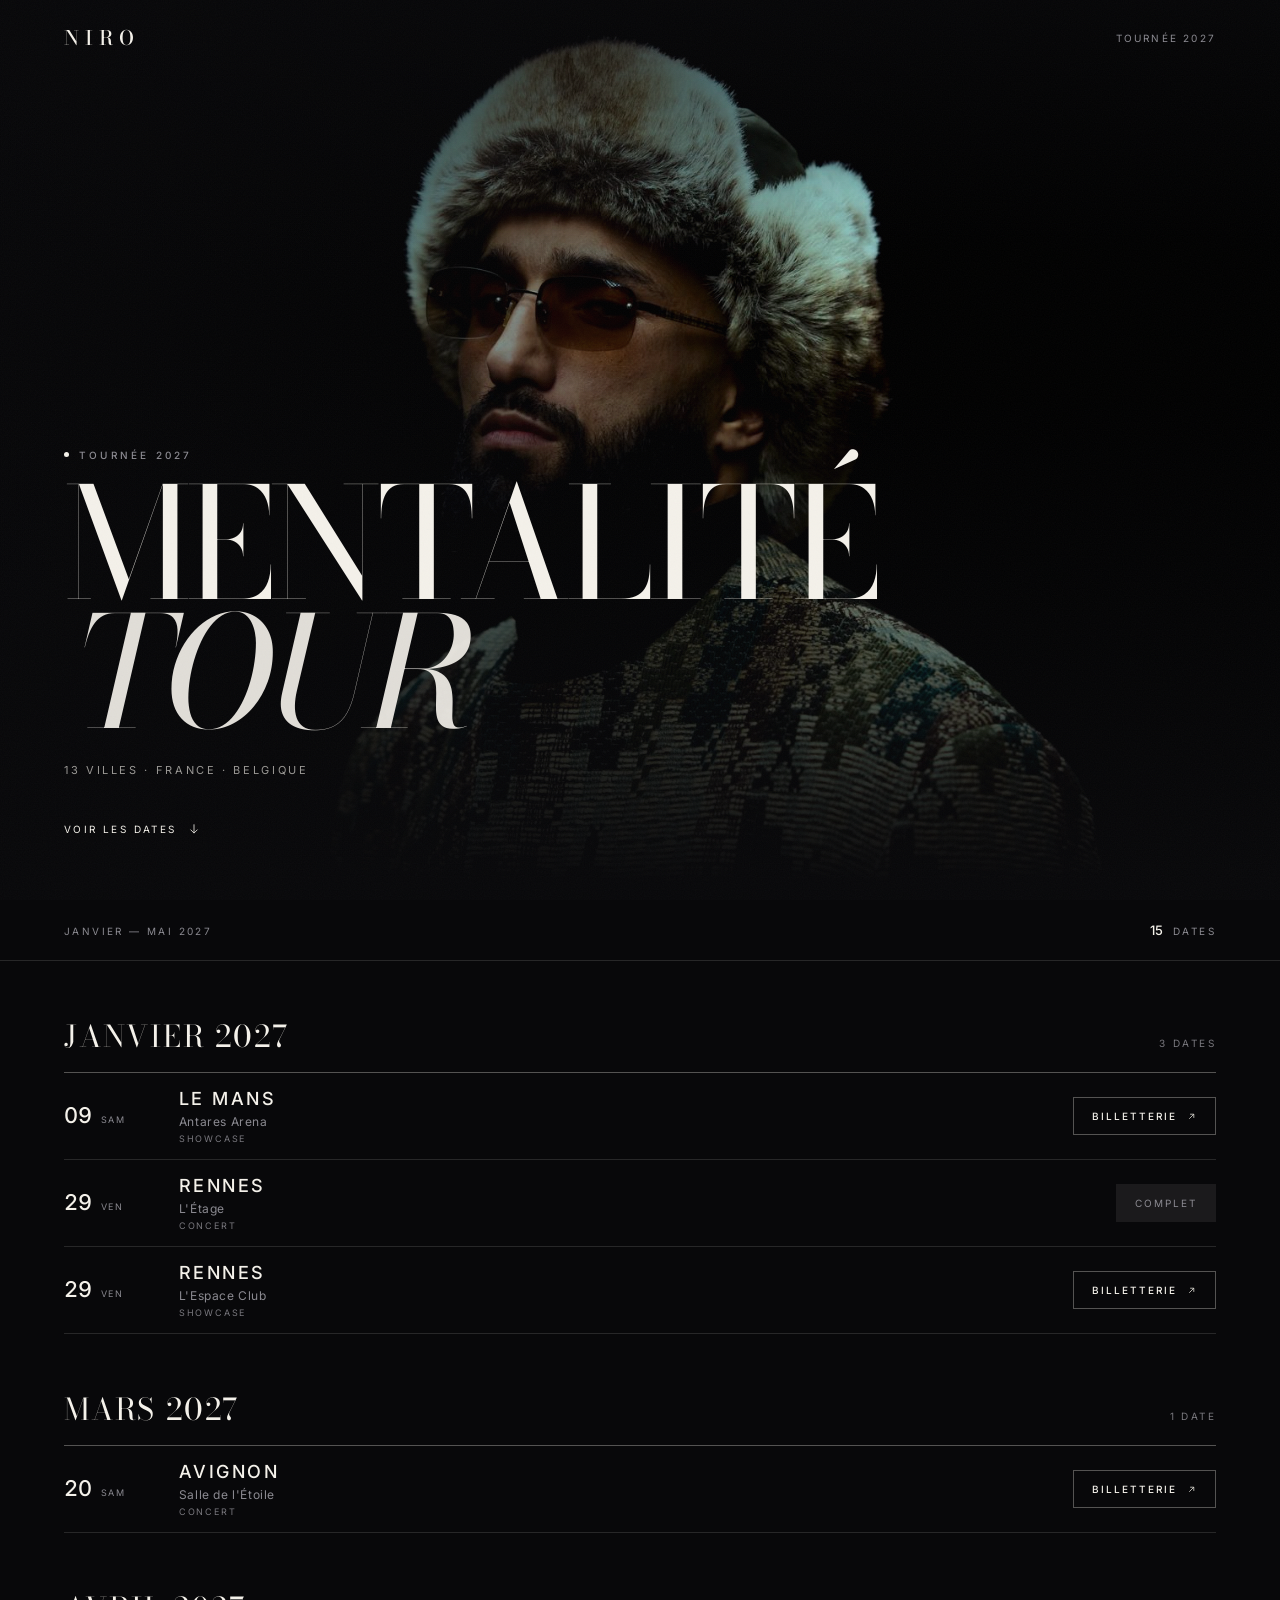
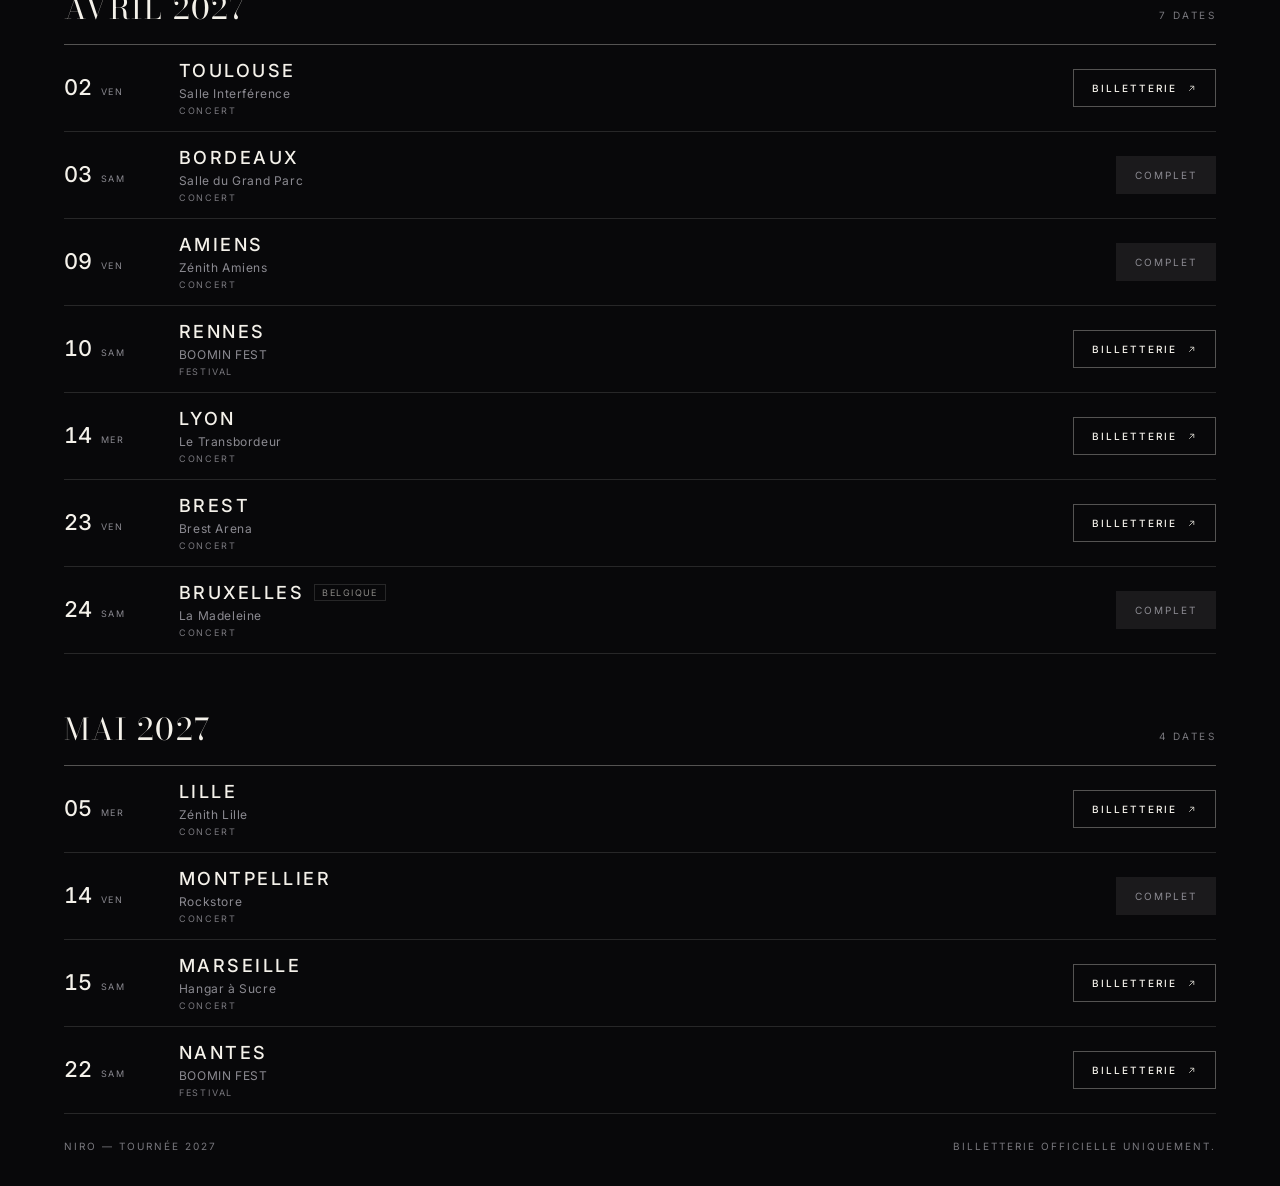
<file: index.html>
<!doctype html>
<html lang="fr">
<head>
  <meta charset="utf-8">
  <meta name="viewport" content="width=device-width, initial-scale=1">
  <title>NIRO — Mentalité Tour 2027</title>
  <link rel="canonical" href="https://nirotournee.com/">
  <meta name="description" content="NIRO, tournée 2027. Toutes les dates, les villes et la billetterie officielle : Le Mans, Rennes, Avignon, Toulouse, Bordeaux, Amiens, Lyon, Brest, Bruxelles, Lille, Montpellier, Marseille, Nantes.">
  <meta name="theme-color" content="#08080a">
  <meta property="og:type" content="website">
  <meta property="og:url" content="https://nirotournee.com/">
  <meta property="og:title" content="NIRO — Mentalité Tour 2027">
  <meta property="og:description" content="Toutes les dates de la tournée 2027 et la billetterie officielle.">
  <meta property="og:image" content="https://nirotournee.com/assets/hero.jpg">
  <meta name="twitter:card" content="summary_large_image">
  <meta name="twitter:image" content="https://nirotournee.com/assets/hero.jpg">
  <link rel="icon" href="data:image/svg+xml,%3Csvg xmlns='http://www.w3.org/2000/svg' viewBox='0 0 32 32'%3E%3Crect width='32' height='32' fill='%2308080a'/%3E%3Ctext x='16' y='23' font-family='Georgia,serif' font-size='20' fill='%23f4f1ea' text-anchor='middle'%3EN%3C/text%3E%3C/svg%3E">
  <link rel="preconnect" href="https://fonts.googleapis.com">
  <link rel="preconnect" href="https://fonts.gstatic.com" crossorigin>
  <link href="https://fonts.googleapis.com/css2?family=Bodoni+Moda:opsz,wght@6..96,400;6..96,500&family=Inter:wght@300;400;500;600&display=swap" rel="stylesheet">
  <link rel="stylesheet" href="styles.css?v=5">
</head>
<body>
  <a class="skip" href="#dates">Aller aux dates</a>

  <header class="site-head">
    <a class="wordmark" href="#top" aria-label="NIRO — accueil">NIRO</a>
    <div class="head-side">
      <span class="head-meta">Tournée 2027</span>
    </div>
  </header>

  <main id="top">
    <section class="hero">
      <div class="hero-media">
        <img src="assets/hero.jpg" alt="Niro — visuel de la tournée 2027" width="1600" height="1067">
      </div>
      <div class="hero-veil" aria-hidden="true"></div>

      <div class="hero-content">
        <p class="eyebrow"><span class="eyebrow-dot" aria-hidden="true"></span>Tournée 2027</p>
        <h1 class="hero-title">
          <span>Mentalité</span>
          <span>Tour</span>
        </h1>
        <p class="hero-sub" id="hero-sub">France · Belgique</p>
        <a class="scroll-cue" href="#dates">
          Voir les dates
          <svg viewBox="0 0 24 24" aria-hidden="true"><path d="M12 4v15M6 13l6 6 6-6"/></svg>
        </a>
      </div>
    </section>

    <div class="summary" aria-hidden="true">
      <span id="summary-range">Janvier — Mai 2027</span>
      <span class="summary-right"><b id="summary-count">15</b> dates</span>
    </div>

    <section class="dates" id="dates" aria-labelledby="dates-title">
      <h2 class="visually-hidden" id="dates-title">Dates de la tournée 2027</h2>
      <div id="tour-list"></div>
      <noscript>
        <p class="noscript">Active JavaScript pour afficher les dates, ou consulte la billetterie officielle.</p>
      </noscript>
    </section>

  </main>

  <footer class="site-foot">
    <span>NIRO — Tournée 2027</span>
    <span class="foot-note">Billetterie officielle uniquement.</span>
  </footer>

  <script src="tour.js?v=5"></script>
</body>
</html>
</file>
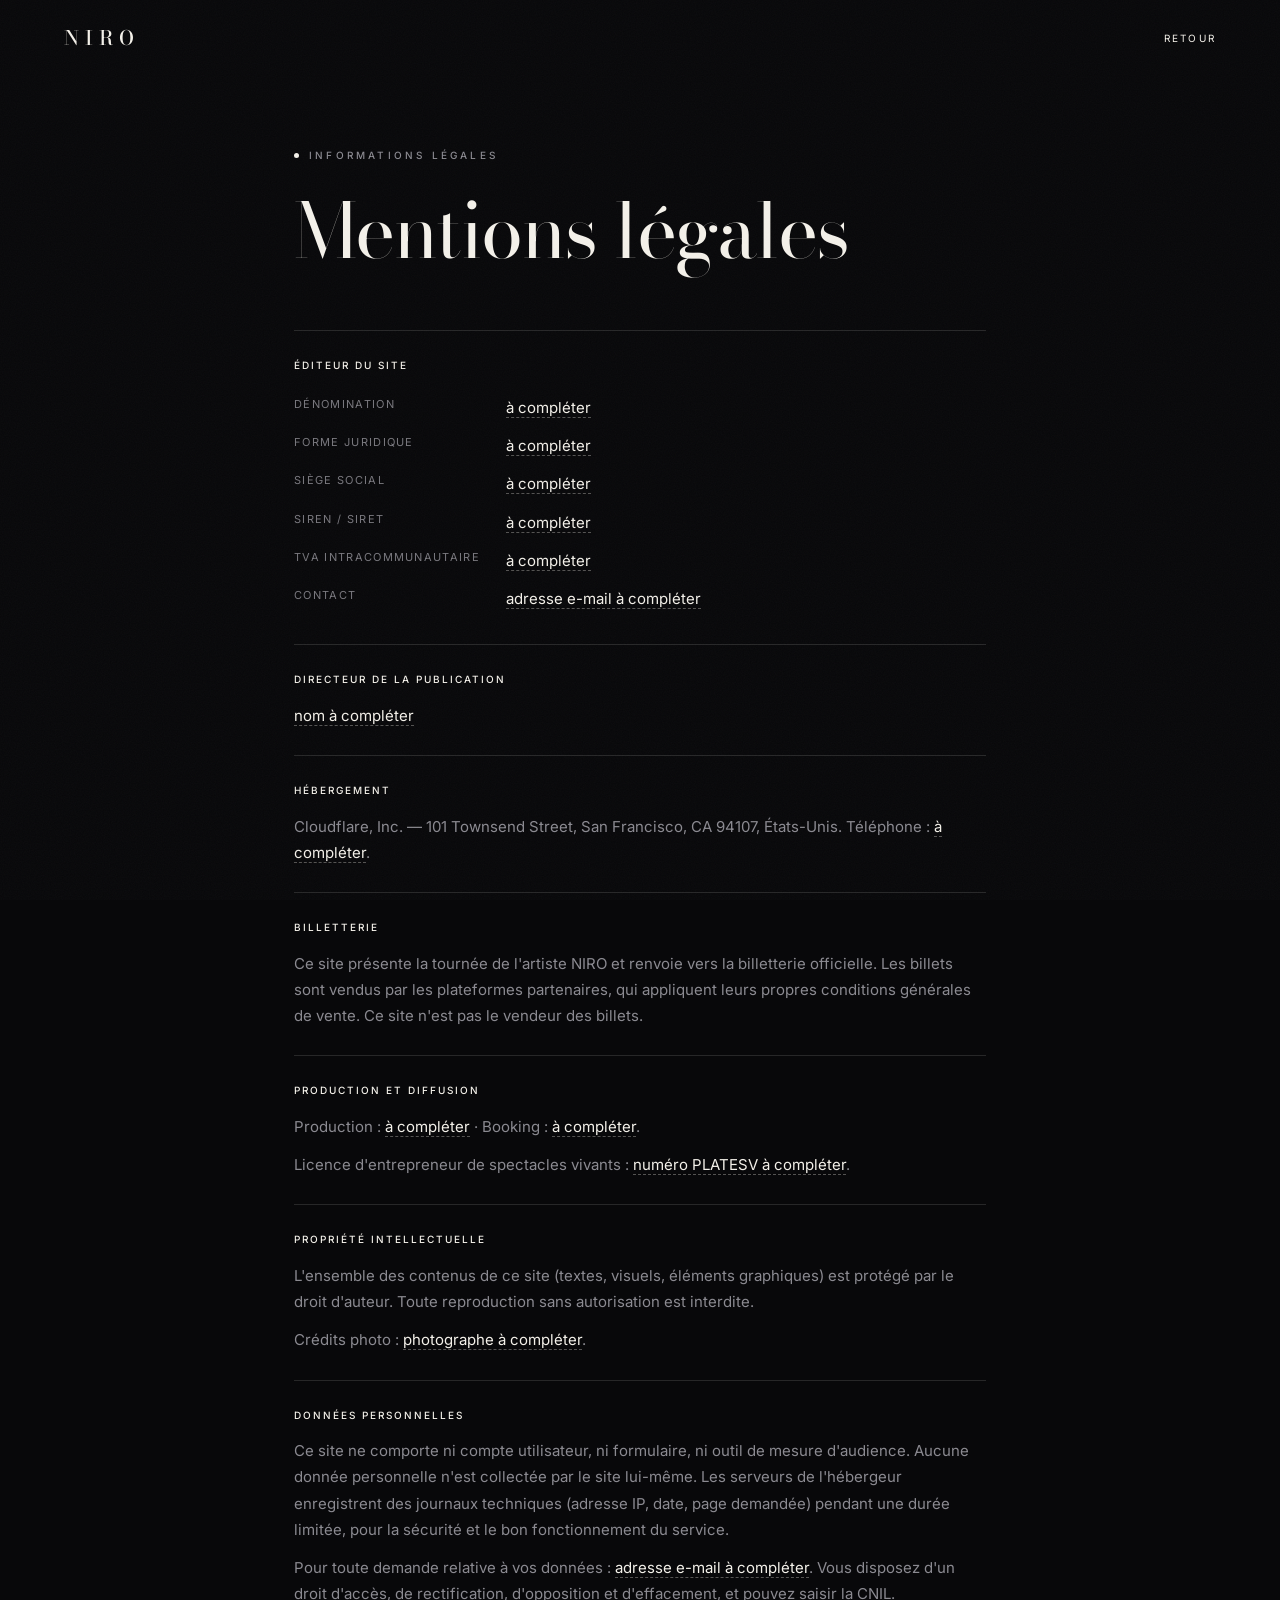
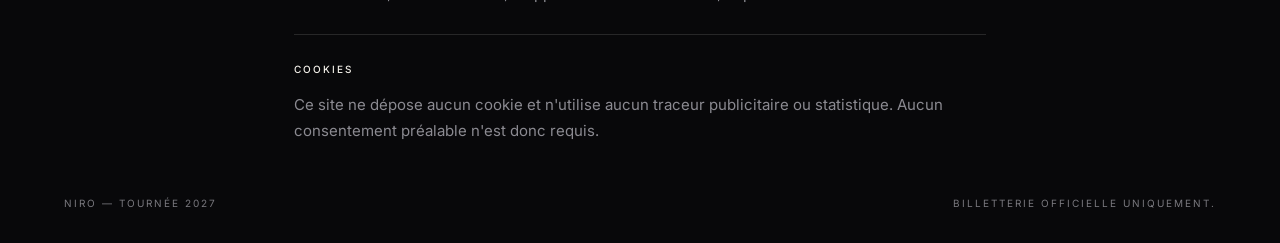
<file: mentions.html>
<!doctype html>
<html lang="fr">
<head>
  <meta charset="utf-8">
  <meta name="viewport" content="width=device-width, initial-scale=1">
  <title>Mentions légales — NIRO</title>
  <meta name="robots" content="noindex">
  <meta name="theme-color" content="#08080a">
  <link rel="icon" href="data:image/svg+xml,%3Csvg xmlns='http://www.w3.org/2000/svg' viewBox='0 0 32 32'%3E%3Crect width='32' height='32' fill='%2308080a'/%3E%3Ctext x='16' y='23' font-family='Georgia,serif' font-size='20' fill='%23f4f1ea' text-anchor='middle'%3EN%3C/text%3E%3C/svg%3E">
  <link rel="preconnect" href="https://fonts.googleapis.com">
  <link rel="preconnect" href="https://fonts.gstatic.com" crossorigin>
  <link href="https://fonts.googleapis.com/css2?family=Bodoni+Moda:opsz,wght@6..96,400;6..96,500&family=Inter:wght@300;400;500;600&display=swap" rel="stylesheet">
  <link rel="stylesheet" href="styles.css">
</head>
<body>
  <header class="site-head">
    <a class="wordmark" href="index.html" aria-label="NIRO — accueil">NIRO</a>
    <div class="head-side">
      <a class="head-cta" href="index.html">Retour</a>
    </div>
  </header>

  <main class="legal">
    <p class="eyebrow"><span class="eyebrow-dot" aria-hidden="true"></span>Informations légales</p>
    <h1 class="legal-title">Mentions légales</h1>

    <section>
      <h2>Éditeur du site</h2>
      <dl class="legal-list">
        <div><dt>Dénomination</dt><dd><span class="fill">à compléter</span></dd></div>
        <div><dt>Forme juridique</dt><dd><span class="fill">à compléter</span></dd></div>
        <div><dt>Siège social</dt><dd><span class="fill">à compléter</span></dd></div>
        <div><dt>SIREN / SIRET</dt><dd><span class="fill">à compléter</span></dd></div>
        <div><dt>TVA intracommunautaire</dt><dd><span class="fill">à compléter</span></dd></div>
        <div><dt>Contact</dt><dd><span class="fill">adresse e-mail à compléter</span></dd></div>
      </dl>
    </section>

    <section>
      <h2>Directeur de la publication</h2>
      <p><span class="fill">nom à compléter</span></p>
    </section>

    <section>
      <h2>Hébergement</h2>
      <p>Cloudflare, Inc. — 101 Townsend Street, San Francisco, CA 94107, États-Unis. Téléphone : <span class="fill">à compléter</span>.</p>
    </section>

    <section>
      <h2>Billetterie</h2>
      <p>Ce site présente la tournée de l'artiste NIRO et renvoie vers la billetterie officielle. Les billets sont vendus par les plateformes partenaires, qui appliquent leurs propres conditions générales de vente. Ce site n'est pas le vendeur des billets.</p>
    </section>

    <section>
      <h2>Production et diffusion</h2>
      <p>Production : <span class="fill">à compléter</span> · Booking : <span class="fill">à compléter</span>.</p>
      <p>Licence d'entrepreneur de spectacles vivants : <span class="fill">numéro PLATESV à compléter</span>.</p>
    </section>

    <section>
      <h2>Propriété intellectuelle</h2>
      <p>L'ensemble des contenus de ce site (textes, visuels, éléments graphiques) est protégé par le droit d'auteur. Toute reproduction sans autorisation est interdite.</p>
      <p>Crédits photo : <span class="fill">photographe à compléter</span>.</p>
    </section>

    <section>
      <h2>Données personnelles</h2>
      <p>Ce site ne comporte ni compte utilisateur, ni formulaire, ni outil de mesure d'audience. Aucune donnée personnelle n'est collectée par le site lui-même. Les serveurs de l'hébergeur enregistrent des journaux techniques (adresse IP, date, page demandée) pendant une durée limitée, pour la sécurité et le bon fonctionnement du service.</p>
      <p>Pour toute demande relative à vos données : <span class="fill">adresse e-mail à compléter</span>. Vous disposez d'un droit d'accès, de rectification, d'opposition et d'effacement, et pouvez saisir la CNIL.</p>
    </section>

    <section>
      <h2>Cookies</h2>
      <p>Ce site ne dépose aucun cookie et n'utilise aucun traceur publicitaire ou statistique. Aucun consentement préalable n'est donc requis.</p>
    </section>
  </main>

  <footer class="site-foot">
    <span>NIRO — Tournée 2027</span>
    <span class="foot-note">Billetterie officielle uniquement.</span>
  </footer>
</body>
</html>
</file>
<file: styles.css>
:root {
  /* Design tokens (valeurs par défaut = identité du site) */
  --site-bg: #08080a;
  --site-fg: #f4f1ea;
  --site-surface: #0d0d11;
  --site-muted: #8b8a91;
  --site-border: rgba(244, 241, 234, 0.13);
  --site-accent: #f4f1ea;
  --site-on-accent: #08080a;
  --site-font: "Inter", -apple-system, BlinkMacSystemFont, "Segoe UI", sans-serif;
  --site-radius: 0px;
  --site-space: 1;
  --site-type: 1;
  --site-motion: 1;

  --bg: var(--site-bg);
  --bg-raise: var(--site-surface);
  --ink: var(--site-fg);
  --muted: var(--site-muted);
  --muted-dim: color-mix(in srgb, var(--site-muted) 86%, var(--site-bg));
  --line: var(--site-border);
  --line-strong: color-mix(in srgb, var(--site-fg) 32%, transparent);
  --display: "Bodoni Moda", "Times New Roman", Times, serif;
  --ui: var(--site-font);
  --gutter: calc(clamp(20px, 5vw, 76px) * var(--site-space, 1));
  --ease: cubic-bezier(0.16, 1, 0.3, 1);
}

*,
*::before,
*::after { box-sizing: border-box; }

html {
  scroll-behavior: smooth;
  scroll-padding-top: 84px;
  -webkit-text-size-adjust: 100%;
}

body {
  margin: 0;
  background: var(--bg);
  color: var(--ink);
  font-family: var(--ui);
  font-size: calc(16px * var(--site-type, 1));
  font-weight: 400;
  -webkit-font-smoothing: antialiased;
  overflow-x: hidden;
}

body::after {
  content: "";
  position: fixed;
  inset: 0;
  pointer-events: none;
  z-index: 90;
  opacity: 0.035;
  background-image: url("data:image/svg+xml,%3Csvg xmlns='http://www.w3.org/2000/svg' width='160' height='160'%3E%3Cfilter id='n'%3E%3CfeTurbulence type='fractalNoise' baseFrequency='0.85' numOctaves='3'/%3E%3C/filter%3E%3Crect width='160' height='160' filter='url(%23n)'/%3E%3C/svg%3E");
}

img { display: block; max-width: 100%; }

a { color: inherit; text-decoration: none; }

.visually-hidden {
  position: absolute;
  width: 1px; height: 1px;
  margin: -1px; padding: 0;
  overflow: hidden;
  clip: rect(0 0 0 0);
  white-space: nowrap;
}

.skip {
  position: absolute;
  left: -999px;
  top: 12px;
  z-index: 200;
  padding: 10px 16px;
  background: var(--ink);
  color: var(--bg);
  font-size: 12px;
  letter-spacing: 0.1em;
  text-transform: uppercase;
}
.skip:focus { left: 12px; }

/* ---------- header ---------- */

.site-head {
  position: fixed;
  inset: 0 0 auto;
  z-index: 80;
  display: flex;
  align-items: center;
  justify-content: space-between;
  gap: 16px;
  padding: calc(22px * var(--site-space, 1)) var(--gutter);
  transition: background-color 0.4s ease, padding 0.4s var(--ease), border-color 0.4s ease;
  border-bottom: 1px solid transparent;
}

.site-head.is-stuck {
  padding-top: 14px;
  padding-bottom: 14px;
  background: rgba(8, 8, 10, 0.78);
  backdrop-filter: blur(14px);
  -webkit-backdrop-filter: blur(14px);
  border-bottom-color: var(--line);
}

.wordmark {
  font-family: var(--display);
  font-size: 20px;
  font-weight: 500;
  letter-spacing: 0.3em;
  padding-right: 0.3em;
}

.head-side {
  display: flex;
  align-items: center;
  gap: clamp(16px, 3vw, 34px);
  font-size: 10px;
  letter-spacing: 0.22em;
  text-transform: uppercase;
}

.head-meta { color: var(--muted); }

/* ---------- hero ---------- */

.hero {
  position: relative;
  min-height: 100svh;
  display: flex;
  align-items: flex-end;
  padding: 0 var(--gutter) clamp(40px, 7vh, 82px);
  overflow: hidden;
  background: #000;
}

.hero-media {
  position: absolute;
  inset: 0;
}

.hero-media img {
  width: 100%;
  height: 100%;
  object-fit: cover;
  object-position: 60% 22%;
  transform: scale(1.06);
  filter: contrast(1.04) saturate(0.94);
  animation: hero-drift calc(18s * var(--site-motion, 1)) ease-out forwards;
}

@keyframes hero-drift {
  to { transform: scale(1); }
}

.hero-veil {
  position: absolute;
  inset: 0;
  background:
    linear-gradient(180deg, rgba(8, 8, 10, 0.72) 0%, rgba(8, 8, 10, 0) 32%),
    linear-gradient(0deg, var(--bg) 2%, rgba(8, 8, 10, 0.55) 28%, rgba(8, 8, 10, 0) 62%),
    linear-gradient(90deg, rgba(8, 8, 10, 0.85) 0%, rgba(8, 8, 10, 0.35) 42%, rgba(8, 8, 10, 0) 72%);
}

.hero-content {
  position: relative;
  z-index: 2;
  max-width: 1200px;
}

.eyebrow {
  display: inline-flex;
  align-items: center;
  gap: 10px;
  margin: 0 0 18px;
  font-size: 10px;
  font-weight: 500;
  letter-spacing: 0.32em;
  text-transform: uppercase;
  color: var(--muted);
}

.eyebrow-dot {
  width: 5px;
  height: 5px;
  border-radius: 50%;
  background: var(--ink);
  animation: pulse 2.6s ease-in-out infinite;
}

@keyframes pulse {
  0%, 100% { opacity: 1; transform: scale(1); }
  50% { opacity: 0.35; transform: scale(0.75); }
}

.hero-title {
  margin: 0;
  font-family: var(--display);
  font-weight: 400;
  font-size: calc(clamp(52px, 12vw, 190px) * var(--site-type, 1));
  line-height: 0.84;
  letter-spacing: -0.035em;
  text-transform: uppercase;
}

.hero-title span {
  display: block;
  animation: rise 1.1s var(--ease) both;
}
.hero-title span:nth-child(1) { animation-delay: 0.05s; }
.hero-title span:nth-child(2) {
  animation-delay: 0.16s;
  font-style: italic;
  padding-left: 0.06em;
  color: rgba(244, 241, 234, 0.92);
}

@keyframes rise {
  from { opacity: 0; transform: translateY(0.16em); }
  to { opacity: 1; transform: translateY(0); }
}

.hero-sub {
  margin: 26px 0 0;
  font-size: 11px;
  letter-spacing: 0.24em;
  text-transform: uppercase;
  color: rgba(244, 241, 234, 0.62);
  animation: rise 1.1s var(--ease) 0.3s both;
}

.scroll-cue {
  display: inline-flex;
  align-items: center;
  gap: 10px;
  margin-top: clamp(26px, 5vh, 48px);
  font-size: 10px;
  letter-spacing: 0.24em;
  text-transform: uppercase;
  color: var(--ink);
  animation: rise 1.1s var(--ease) 0.4s both;
}

.scroll-cue svg {
  width: 14px;
  height: 14px;
  fill: none;
  stroke: currentColor;
  stroke-width: 1.4;
  transition: transform 0.5s var(--ease);
}
.scroll-cue:hover svg { transform: translateY(4px); }

/* ---------- summary bar ---------- */

.summary {
  display: flex;
  align-items: baseline;
  justify-content: space-between;
  gap: 16px;
  padding: calc(22px * var(--site-space, 1)) var(--gutter);
  border-bottom: 1px solid var(--line);
  font-size: 10px;
  letter-spacing: 0.24em;
  text-transform: uppercase;
  color: var(--muted);
}

.summary-right b {
  font-family: var(--ui);
  font-weight: 500;
  font-size: 13px;
  letter-spacing: 0;
  color: var(--ink);
  margin-right: 5px;
}

/* ---------- dates ---------- */

.dates {
  padding: 0 var(--gutter);
}

.month-head {
  display: flex;
  align-items: baseline;
  justify-content: space-between;
  gap: 16px;
  padding: calc(clamp(34px, 4.4vw, 52px) * var(--site-space, 1)) 0 calc(13px * var(--site-space, 1));
  border-bottom: 1px solid var(--line-strong);
}

.month-name {
  margin: 0;
  font-family: var(--display);
  font-weight: 400;
  font-size: calc(clamp(22px, 2.4vw, 30px) * var(--site-type, 1));
  letter-spacing: 0.06em;
  text-transform: uppercase;
}

.month-count {
  font-size: 10px;
  letter-spacing: 0.24em;
  text-transform: uppercase;
  color: var(--muted-dim);
}

.dates-list {
  list-style: none;
  margin: 0;
  padding: 0;
}

.date-row {
  opacity: 0;
  transform: translateY(14px);
  transition: opacity calc(0.8s * var(--site-motion, 1)) var(--ease), transform calc(0.8s * var(--site-motion, 1)) var(--ease), background-color 0.4s ease;
}
.date-row.is-in {
  opacity: 1;
  transform: none;
}

.date-link {
  position: relative;
  display: grid;
  grid-template-columns: 84px 1fr auto;
  align-items: center;
  gap: clamp(12px, 2.4vw, 32px);
  padding: calc(15px * var(--site-space, 1)) 0;
  border-bottom: 1px solid var(--line);
  transition: padding calc(0.5s * var(--site-motion, 1)) var(--ease);
}

a.date-link:hover,
a.date-link:focus-visible {
  padding-left: 14px;
  padding-right: 14px;
  background: rgba(244, 241, 234, 0.035);
  outline: none;
}

a.date-link::before {
  content: "";
  position: absolute;
  left: 0;
  top: 50%;
  width: 0;
  height: 1px;
  background: var(--ink);
  transform: translateY(-50%);
  transition: width 0.45s var(--ease);
}
a.date-link:hover::before,
a.date-link:focus-visible::before { width: 14px; }

.date-day {
  display: flex;
  align-items: baseline;
  gap: 0;
}

.date-num {
  font-family: var(--ui);
  font-size: calc(clamp(19px, 1.7vw, 22px) * var(--site-type, 1));
  font-weight: 500;
  line-height: 1;
  letter-spacing: 0.02em;
  font-variant-numeric: tabular-nums;
}

.date-wd {
  margin-left: 8px;
  font-size: 9px;
  letter-spacing: 0.18em;
  text-transform: uppercase;
  color: var(--muted);
}

.date-main { min-width: 0; }

.date-city {
  display: flex;
  align-items: center;
  flex-wrap: wrap;
  gap: 10px;
  font-size: calc(clamp(15px, 1.5vw, 18px) * var(--site-type, 1));
  font-weight: 500;
  letter-spacing: 0.14em;
  text-transform: uppercase;
}

.tag {
  display: inline-block;
  padding: 2px 7px;
  border: 1px solid var(--line);
  border-radius: var(--site-radius);
  font-size: 9px;
  font-weight: 400;
  letter-spacing: 0.16em;
  text-transform: uppercase;
  color: rgba(244, 241, 234, 0.55);
  white-space: nowrap;
}

.date-venue {
  margin: 5px 0 0;
  font-size: 12px;
  letter-spacing: 0.05em;
  color: var(--muted);
}

.date-kind {
  margin: 4px 0 0;
  font-size: 9px;
  letter-spacing: 0.2em;
  text-transform: uppercase;
  color: var(--muted-dim);
}

.date-action { justify-self: end; }

.btn {
  display: inline-flex;
  align-items: center;
  gap: 9px;
  padding: 12px 18px;
  border: 1px solid var(--line-strong);
  border-radius: var(--site-radius);
  font-size: 10px;
  font-weight: 500;
  letter-spacing: 0.2em;
  text-transform: uppercase;
  white-space: nowrap;
  transition: background-color calc(0.35s * var(--site-motion, 1)) ease, color calc(0.35s * var(--site-motion, 1)) ease, border-color calc(0.35s * var(--site-motion, 1)) ease;
}

.btn svg {
  width: 11px;
  height: 11px;
  fill: none;
  stroke: currentColor;
  stroke-width: 1.6;
  transition: transform 0.45s var(--ease);
}

.btn:hover {
  background: var(--site-accent);
  border-color: var(--site-accent);
  color: var(--site-on-accent);
}
.btn:hover svg { transform: translate(3px, -3px); }

.badge {
  display: inline-flex;
  align-items: center;
  padding: 12px 18px;
  font-size: 10px;
  letter-spacing: 0.2em;
  text-transform: uppercase;
  white-space: nowrap;
}

.badge--soldout {
  background: rgba(244, 241, 234, 0.08);
  color: var(--muted);
  border: 1px solid transparent;
  border-radius: var(--site-radius);
}

.badge--soon {
  padding-right: 0;
  color: var(--muted-dim);
}

.noscript {
  padding: 40px 0;
  color: var(--muted);
  font-size: 13px;
}

/* ---------- mentions légales ---------- */

.legal {
  max-width: 820px;
  margin: 0 auto;
  padding: calc(clamp(72px, 12vw, 140px) * var(--site-space, 1)) var(--gutter) 0;
  font-size: 15px;
  line-height: 1.75;
  color: var(--muted);
}

.legal-title {
  margin: 18px 0 clamp(36px, 6vw, 64px);
  font-family: var(--display);
  font-weight: 400;
  font-size: calc(clamp(40px, 7vw, 76px) * var(--site-type, 1));
  line-height: 0.95;
  letter-spacing: -0.02em;
  color: var(--ink);
}

.legal section {
  padding: calc(26px * var(--site-space, 1)) 0;
  border-top: 1px solid var(--line);
}

.legal h2 {
  margin: 0 0 14px;
  font-family: var(--ui);
  font-size: 10px;
  font-weight: 500;
  letter-spacing: 0.2em;
  text-transform: uppercase;
  color: var(--ink);
}

.legal p { margin: 0 0 12px; }
.legal p:last-child { margin-bottom: 0; }

.legal-list { margin: 0; }

.legal-list > div {
  display: grid;
  grid-template-columns: 200px 1fr;
  gap: 12px;
  padding: 6px 0;
}

.legal-list dt {
  font-size: 11px;
  letter-spacing: 0.12em;
  text-transform: uppercase;
  color: var(--muted-dim);
}

.legal-list dd { margin: 0; }

.fill {
  border-bottom: 1px dashed var(--line-strong);
  color: var(--ink);
}

/* ---------- footer ---------- */

.site-foot {
  display: flex;
  flex-wrap: wrap;
  justify-content: space-between;
  gap: 10px 24px;
  padding: 26px var(--gutter) 34px;
  font-size: 10px;
  letter-spacing: 0.2em;
  text-transform: uppercase;
  color: var(--muted-dim);
}

/* ---------- responsive ---------- */

@media (max-width: 720px) {
  .site-head { padding-top: 16px; padding-bottom: 16px; }
  .head-meta { display: none; }

  .hero { min-height: 94svh; align-items: flex-end; }
  .hero-media img { object-position: 58% 16%; }
  .hero-veil {
    background:
      linear-gradient(180deg, rgba(8, 8, 10, 0.6) 0%, rgba(8, 8, 10, 0) 26%),
      linear-gradient(0deg, var(--bg) 1%, rgba(8, 8, 10, 0.72) 34%, rgba(8, 8, 10, 0) 68%);
  }

  .date-link {
    grid-template-columns: 54px 1fr auto;
    gap: 14px;
    padding: 18px 0;
  }
  .date-day { display: block; }
  .date-num { font-size: 17px; }
  .date-wd { display: block; margin: 2px 0 0; font-size: 8px; letter-spacing: 0.14em; }
  .date-city { font-size: 14px; letter-spacing: 0.1em; gap: 7px; }
  .legal-list > div { grid-template-columns: 1fr; gap: 2px; }
  .date-venue { font-size: 11px; margin-top: 4px; }
  .date-kind { font-size: 8px; letter-spacing: 0.16em; margin-top: 3px; }
  .tag { padding: 1px 5px; font-size: 8px; }

  .btn, .badge { padding: 10px 12px; font-size: 9px; letter-spacing: 0.14em; }
  .btn svg { display: none; }
  .badge--soon { padding-right: 0; }

  a.date-link:hover, a.date-link:focus-visible { padding-left: 0; padding-right: 0; }
  a.date-link:hover::before, a.date-link:focus-visible::before { width: 0; }
}

@media (max-width: 360px) {
  .date-city { font-size: 13px; }
  .btn, .badge { padding: 9px 10px; font-size: 8px; }
}

@media (prefers-reduced-motion: reduce) {
  html { scroll-behavior: auto; }
  *, *::before, *::after {
    animation-duration: 0.001s !important;
    animation-delay: 0s !important;
    transition-duration: 0.001s !important;
  }
  .date-row { opacity: 1; transform: none; }
}
</file>
